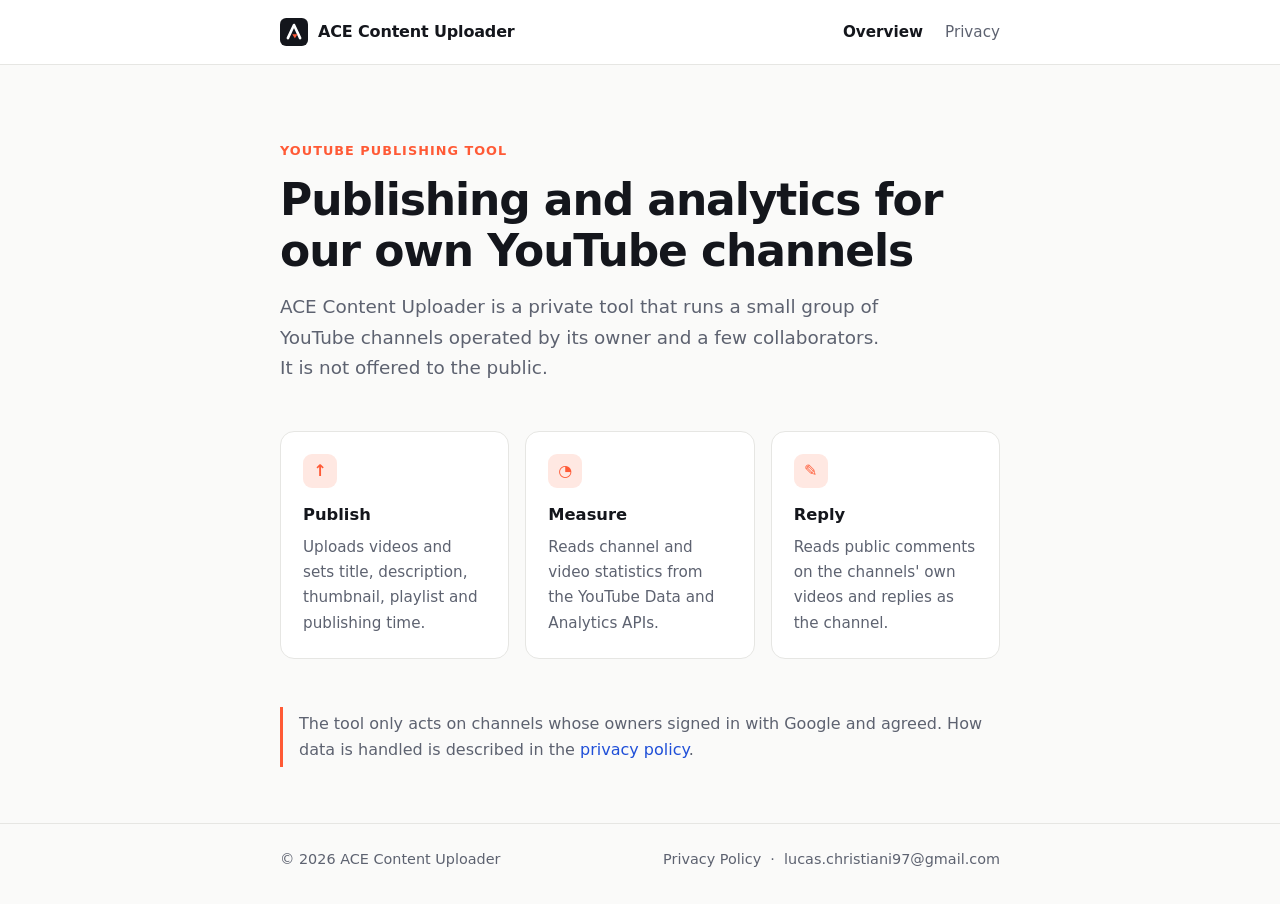
<file: index.html>
<!doctype html>
<html lang="en"><head><meta charset="utf-8"><meta name="viewport" content="width=device-width,initial-scale=1"><link rel="icon" href="favicon.svg" type="image/svg+xml"><link rel="stylesheet" href="style.css">
<title>ACE Content Uploader</title><meta name="description" content="Private publishing and analytics tool for a small group of YouTube channels."></head>
<body>
<header><div class="wrap"><a class="brand" href="index.html"><img src="favicon.svg" alt="">ACE Content Uploader</a><nav><a href="index.html" aria-current="page">Overview</a><a href="privacy.html">Privacy</a></nav></div></header>
<main class="wrap">
<section class="hero">
<span class="eyebrow">YouTube publishing tool</span>
<h1>Publishing and analytics for our own YouTube channels</h1>
<p class="lead">ACE Content Uploader is a private tool that runs a small group of YouTube channels operated by its owner and a few collaborators. It is not offered to the public.</p>
</section>
<section class="grid">
<div class="card"><div class="ico">↑</div><h3>Publish</h3><p>Uploads videos and sets title, description, thumbnail, playlist and publishing time.</p></div>
<div class="card"><div class="ico">◔</div><h3>Measure</h3><p>Reads channel and video statistics from the YouTube Data and Analytics APIs.</p></div>
<div class="card"><div class="ico">✎</div><h3>Reply</h3><p>Reads public comments on the channels' own videos and replies as the channel.</p></div>
</section>
<p class="note">The tool only acts on channels whose owners signed in with Google and agreed. How data is handled is described in the <a href="privacy.html">privacy policy</a>.</p>
</main>
<footer><div class="wrap"><span>© 2026 ACE Content Uploader</span><span><a href="privacy.html">Privacy Policy</a> &nbsp;·&nbsp; <a href="mailto:lucas.christiani97@gmail.com">lucas.christiani97@gmail.com</a></span></div></footer>
</body></html>
</file>
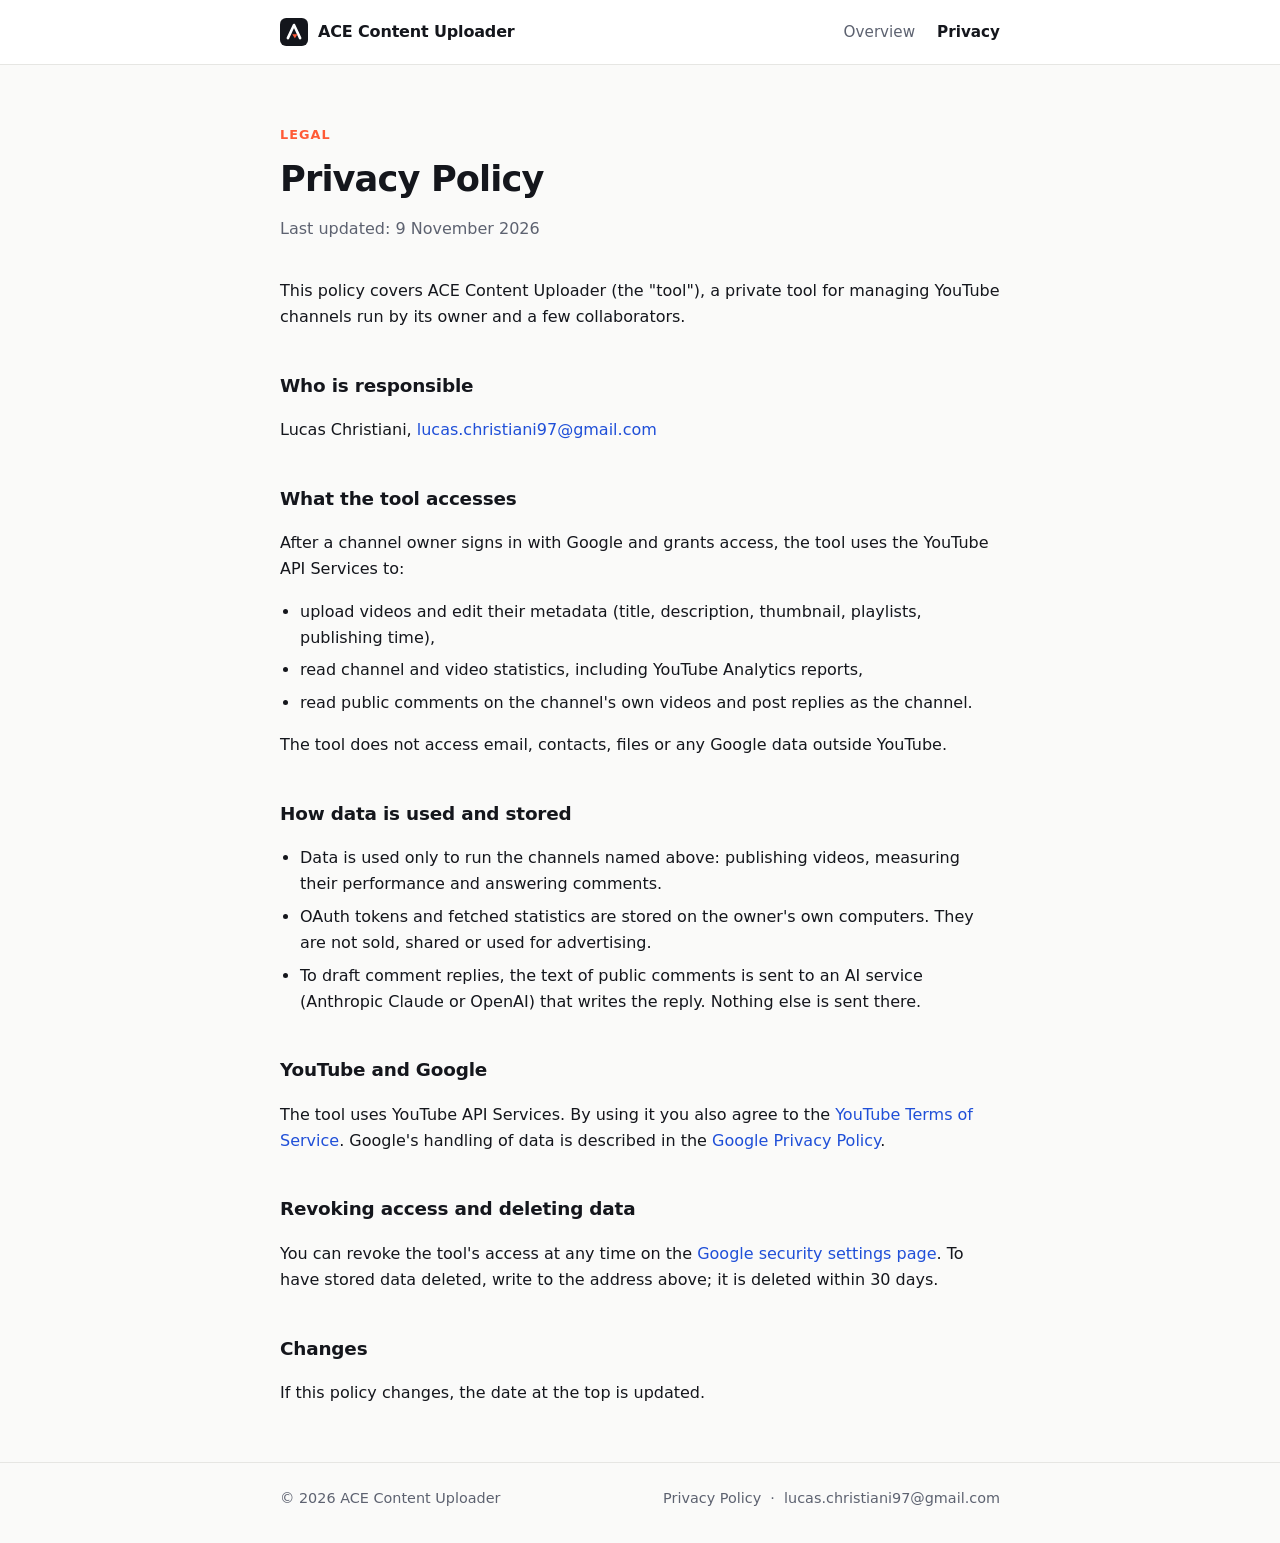
<file: privacy.html>
<!doctype html>
<html lang="en"><head><meta charset="utf-8"><meta name="viewport" content="width=device-width,initial-scale=1"><link rel="icon" href="favicon.svg" type="image/svg+xml"><link rel="stylesheet" href="style.css">
<title>Privacy Policy · ACE Content Uploader</title></head>
<body>
<header><div class="wrap"><a class="brand" href="index.html"><img src="favicon.svg" alt="">ACE Content Uploader</a><nav><a href="index.html">Overview</a><a href="privacy.html" aria-current="page">Privacy</a></nav></div></header>
<main class="wrap"><article>
<span class="eyebrow">Legal</span>
<h1>Privacy Policy</h1>
<p class="meta">Last updated: 9 November 2026</p>
<p>This policy covers ACE Content Uploader (the "tool"), a private tool for managing YouTube channels run by its owner and a few collaborators.</p>

<h2>Who is responsible</h2>
<p>Lucas Christiani, <a href="mailto:lucas.christiani97@gmail.com">lucas.christiani97@gmail.com</a></p>

<h2>What the tool accesses</h2>
<p>After a channel owner signs in with Google and grants access, the tool uses the YouTube API Services to:</p>
<ul>
<li>upload videos and edit their metadata (title, description, thumbnail, playlists, publishing time),</li>
<li>read channel and video statistics, including YouTube Analytics reports,</li>
<li>read public comments on the channel's own videos and post replies as the channel.</li>
</ul>
<p>The tool does not access email, contacts, files or any Google data outside YouTube.</p>

<h2>How data is used and stored</h2>
<ul>
<li>Data is used only to run the channels named above: publishing videos, measuring their performance and answering comments.</li>
<li>OAuth tokens and fetched statistics are stored on the owner's own computers. They are not sold, shared or used for advertising.</li>
<li>To draft comment replies, the text of public comments is sent to an AI service (Anthropic Claude or OpenAI) that writes the reply. Nothing else is sent there.</li>
</ul>

<h2>YouTube and Google</h2>
<p>The tool uses YouTube API Services. By using it you also agree to the <a href="https://www.youtube.com/t/terms">YouTube Terms of Service</a>. Google's handling of data is described in the <a href="https://policies.google.com/privacy">Google Privacy Policy</a>.</p>

<h2>Revoking access and deleting data</h2>
<p>You can revoke the tool's access at any time on the <a href="https://myaccount.google.com/permissions">Google security settings page</a>. To have stored data deleted, write to the address above; it is deleted within 30 days.</p>

<h2>Changes</h2>
<p>If this policy changes, the date at the top is updated.</p>
</article></main>
<footer><div class="wrap"><span>© 2026 ACE Content Uploader</span><span><a href="privacy.html">Privacy Policy</a> &nbsp;·&nbsp; <a href="mailto:lucas.christiani97@gmail.com">lucas.christiani97@gmail.com</a></span></div></footer>
</body></html>
</file>
<file: style.css>
:root{--bg:#fafaf9;--card:#fff;--ink:#14161c;--muted:#5d6270;--line:#e6e6e3;--accent:#ff5a36;--link:#1f4fd8}
@media (prefers-color-scheme:dark){:root{--bg:#0f1115;--card:#171a20;--ink:#eceef2;--muted:#9aa0ab;--line:#262a33;--link:#8fb0ff}}
*{box-sizing:border-box}
body{margin:0;background:var(--bg);color:var(--ink);font:16px/1.65 Inter,-apple-system,BlinkMacSystemFont,"Segoe UI",system-ui,sans-serif;-webkit-font-smoothing:antialiased}
a{color:var(--link);text-decoration:none}a:hover{text-decoration:underline}
.wrap{max-width:760px;margin:0 auto;padding:0 20px}
header{border-bottom:1px solid var(--line);background:var(--card)}
header .wrap{display:flex;align-items:center;justify-content:space-between;height:64px}
.brand{display:flex;align-items:center;gap:10px;color:var(--ink);font-weight:700;letter-spacing:-.01em}
.brand:hover{text-decoration:none}.brand img{width:28px;height:28px}
nav a{color:var(--muted);font-size:.95em;margin-left:22px}nav a[aria-current]{color:var(--ink);font-weight:600}
.hero{padding:72px 0 40px}
.eyebrow{display:inline-block;font-size:.8em;font-weight:600;letter-spacing:.08em;text-transform:uppercase;color:var(--accent);margin-bottom:14px}
h1{font-size:clamp(2em,5vw,2.75em);line-height:1.15;letter-spacing:-.025em;margin:0 0 16px}
.lead{font-size:1.15em;color:var(--muted);max-width:600px;margin:0}
.grid{display:grid;grid-template-columns:repeat(auto-fit,minmax(210px,1fr));gap:16px;margin:8px 0 48px}
.card{background:var(--card);border:1px solid var(--line);border-radius:14px;padding:22px}
.card h3{margin:0 0 6px;font-size:1.02em}.card p{margin:0;color:var(--muted);font-size:.95em}
.card .ico{width:34px;height:34px;border-radius:9px;background:color-mix(in srgb,var(--accent) 14%,transparent);display:grid;place-items:center;margin-bottom:14px;color:var(--accent);font-weight:700}
.note{border-left:3px solid var(--accent);padding:4px 0 4px 16px;color:var(--muted);margin:0 0 56px}
article{padding:56px 0 40px}
article h1{font-size:2.2em}
.meta{color:var(--muted);margin:0 0 36px}
article h2{font-size:1.15em;margin:40px 0 10px;letter-spacing:-.01em}
article ul{padding-left:20px}article li{margin:6px 0}
footer{border-top:1px solid var(--line);color:var(--muted);font-size:.9em}
footer .wrap{display:flex;flex-wrap:wrap;gap:8px 22px;justify-content:space-between;padding-top:24px;padding-bottom:32px}
footer a{color:var(--muted)}
</file>
